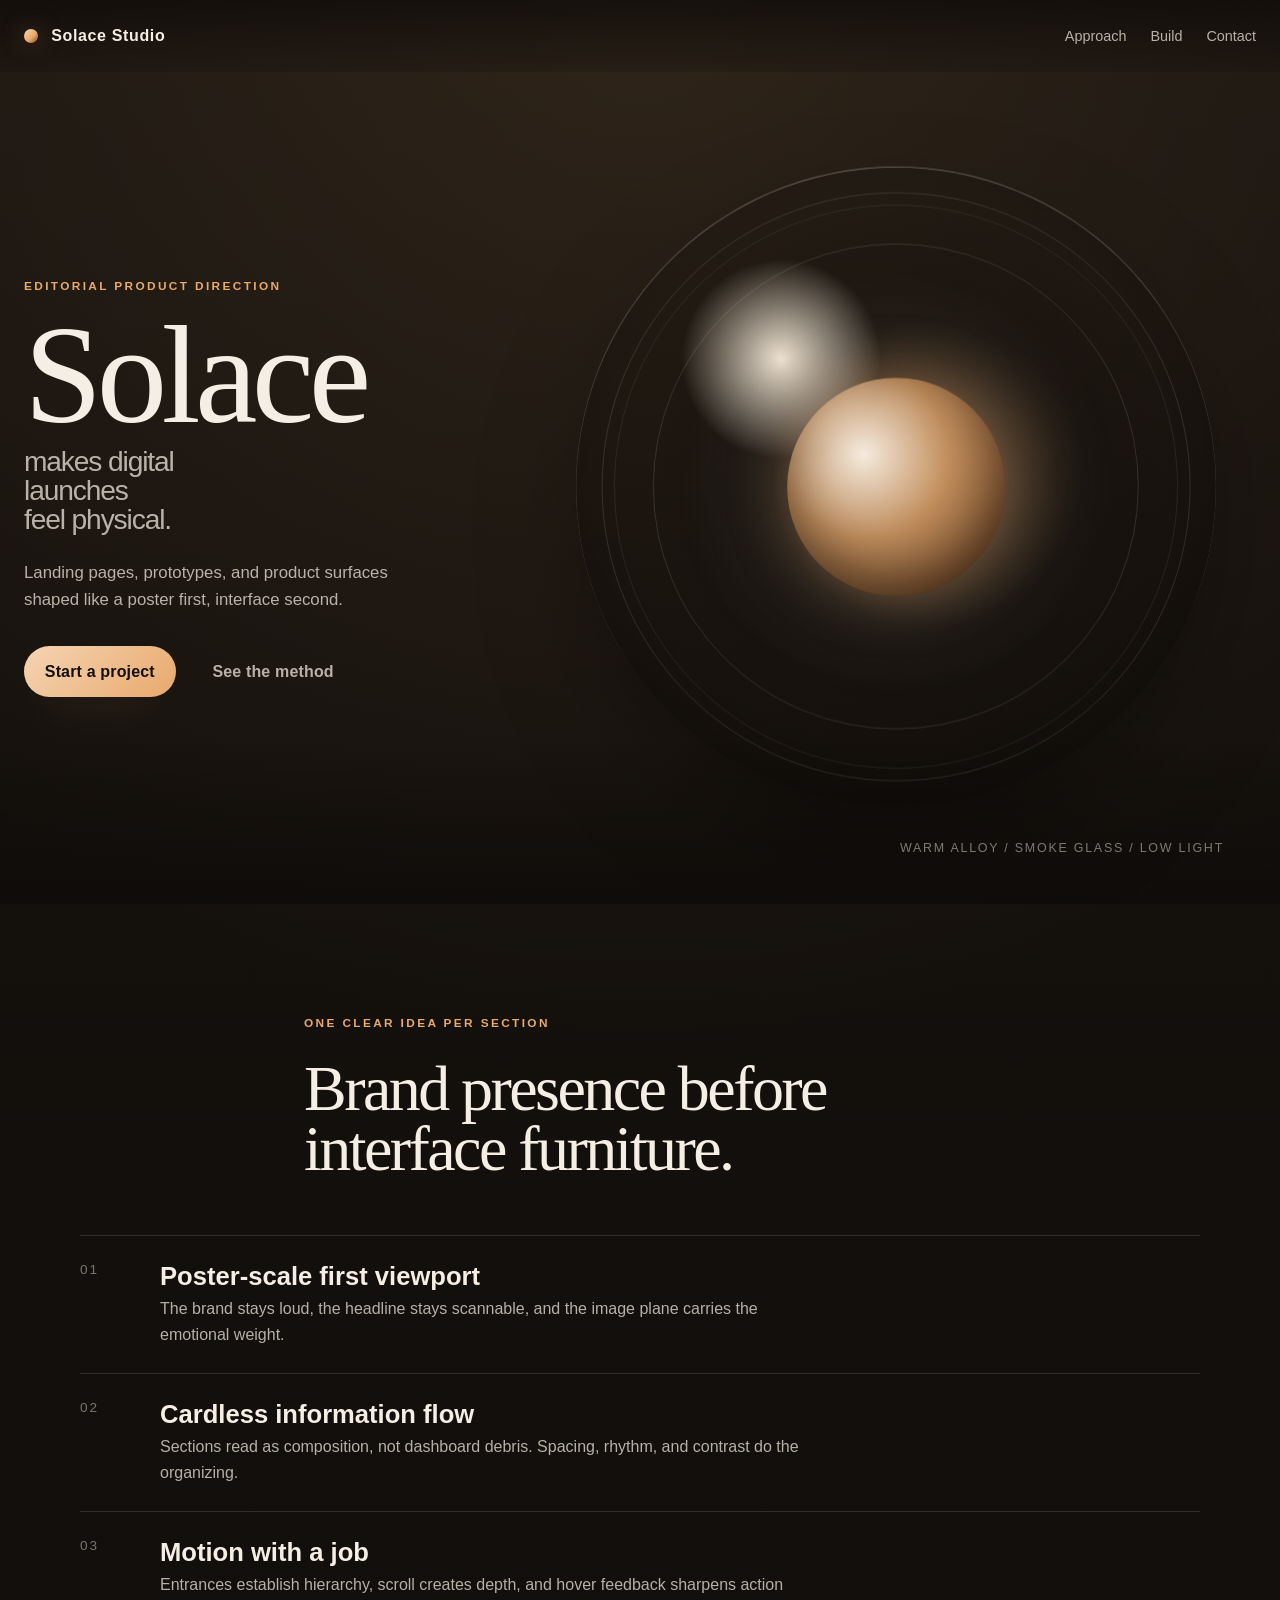
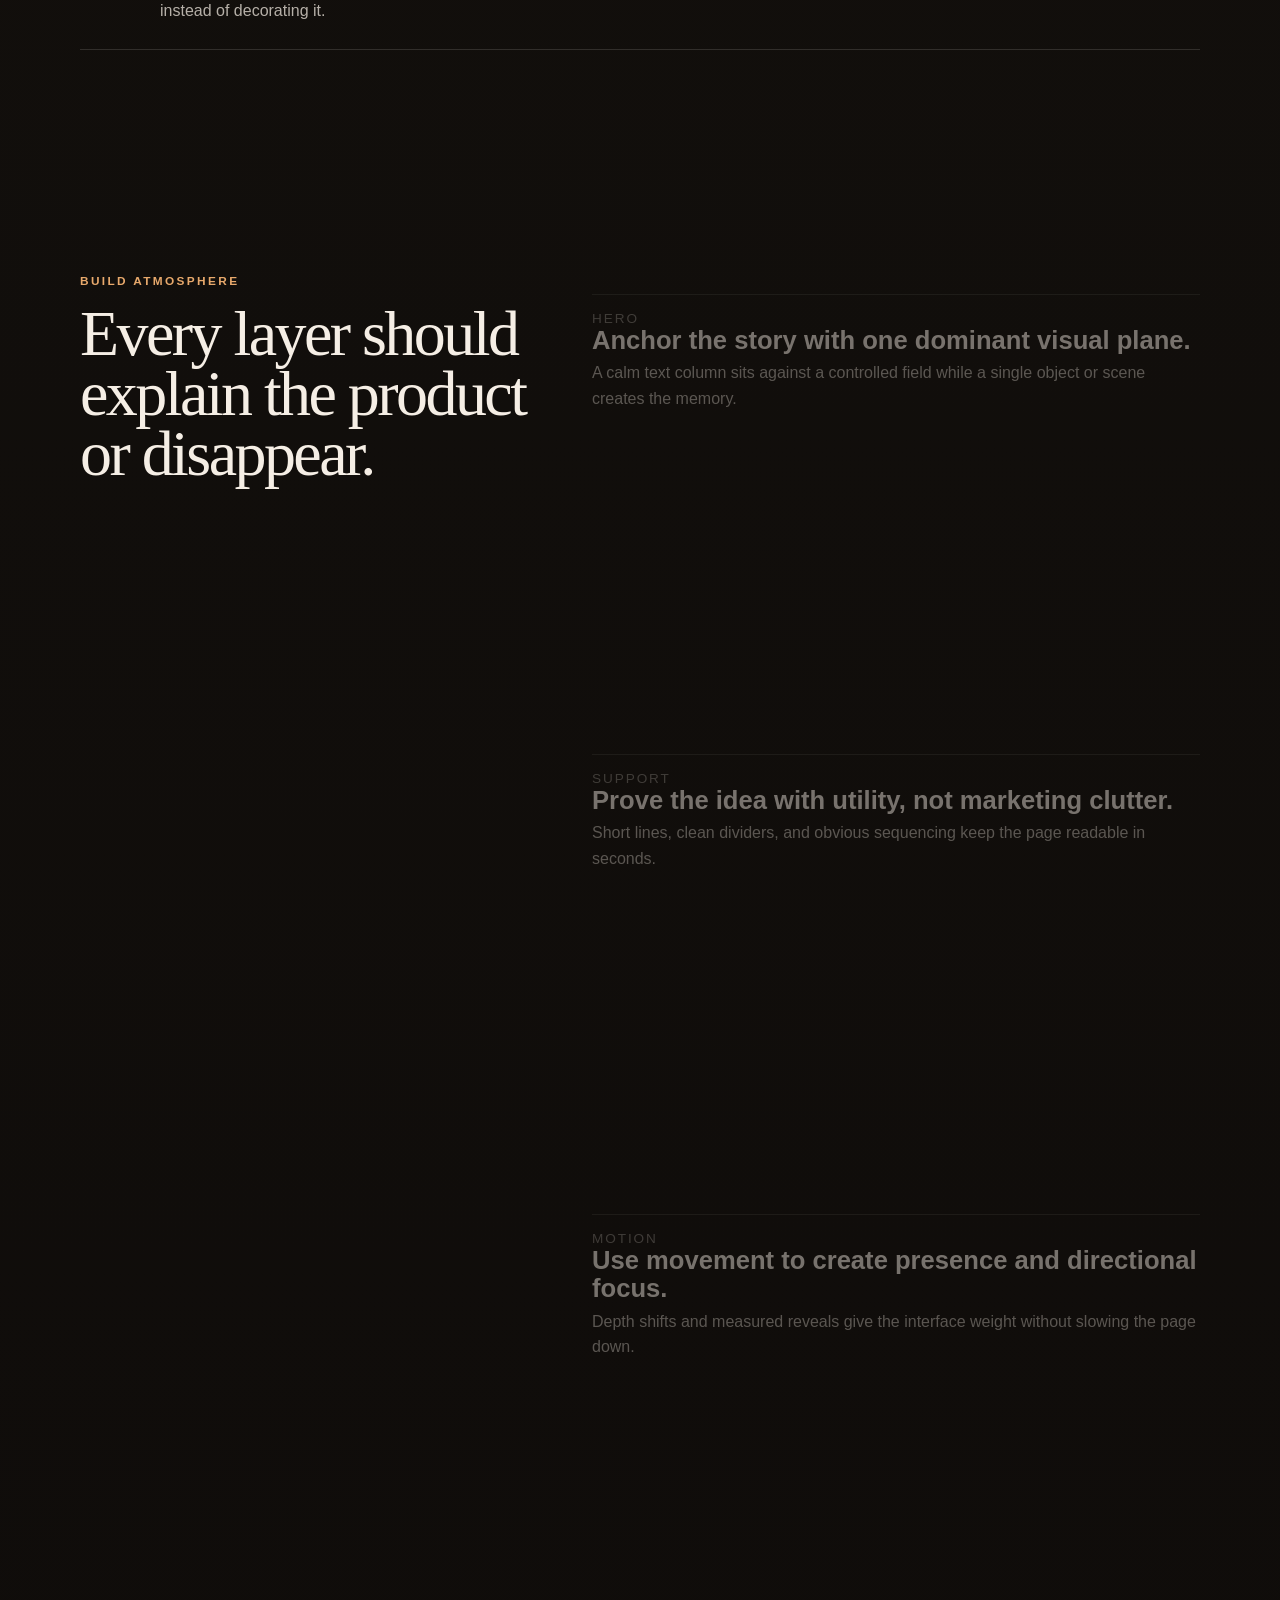
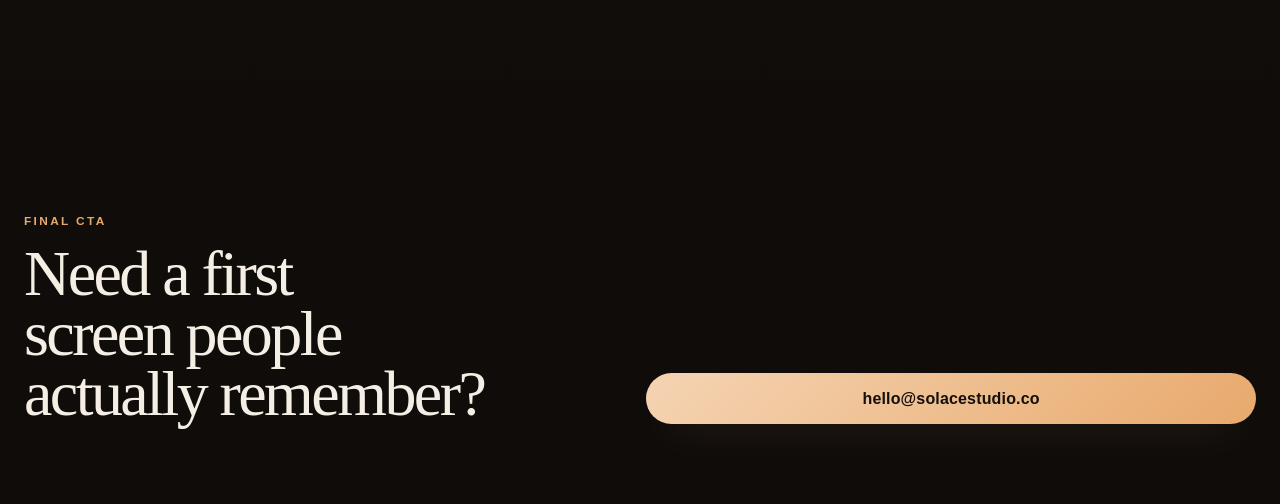
<file: index.html>
<!doctype html>
<html lang="en">
  <head>
    <meta charset="UTF-8" />
    <meta name="viewport" content="width=device-width, initial-scale=1.0" />
    <title>Solace Studio</title>
    <meta
      name="description"
      content="Solace Studio builds cinematic product sites with disciplined motion, clear hierarchy, and a strong first impression."
    />
    <link rel="stylesheet" href="styles.css" />
  </head>
  <body>
    <header class="site-header">
      <a class="brand" href="#top" aria-label="Solace Studio home">
        <span class="brand-mark"></span>
        <span class="brand-name">Solace Studio</span>
      </a>
      <nav class="site-nav" aria-label="Primary">
        <a href="#approach">Approach</a>
        <a href="#build">Build</a>
        <a href="#contact">Contact</a>
      </nav>
    </header>

    <main id="top">
      <section class="hero" aria-labelledby="hero-title">
        <div class="hero-copy" data-reveal="hero-copy">
          <p class="eyebrow">Editorial Product Direction</p>
          <h1 id="hero-title">
            Solace
            <span>makes digital launches feel physical.</span>
          </h1>
          <p class="hero-text">
            Landing pages, prototypes, and product surfaces shaped like a
            poster first, interface second.
          </p>
          <div class="hero-actions">
            <a class="button button-primary" href="#contact">Start a project</a>
            <a class="button button-secondary" href="#approach">See the method</a>
          </div>
        </div>

        <div class="hero-visual" aria-hidden="true" data-parallax>
          <div class="orbital-stage">
            <div class="orbital-halo halo-a"></div>
            <div class="orbital-halo halo-b"></div>
            <div class="orbital-core"></div>
            <div class="orbital-line orbital-line-a"></div>
            <div class="orbital-line orbital-line-b"></div>
          </div>
          <p class="visual-caption">Warm alloy / smoke glass / low light</p>
        </div>
      </section>

      <section class="support section-shell" id="approach">
        <div class="section-intro">
          <p class="eyebrow">One clear idea per section</p>
          <h2>Brand presence before interface furniture.</h2>
        </div>
        <div class="support-list" role="list">
          <article class="support-row" role="listitem">
            <p class="support-index">01</p>
            <div>
              <h3>Poster-scale first viewport</h3>
              <p>
                The brand stays loud, the headline stays scannable, and the
                image plane carries the emotional weight.
              </p>
            </div>
          </article>
          <article class="support-row" role="listitem">
            <p class="support-index">02</p>
            <div>
              <h3>Cardless information flow</h3>
              <p>
                Sections read as composition, not dashboard debris. Spacing,
                rhythm, and contrast do the organizing.
              </p>
            </div>
          </article>
          <article class="support-row" role="listitem">
            <p class="support-index">03</p>
            <div>
              <h3>Motion with a job</h3>
              <p>
                Entrances establish hierarchy, scroll creates depth, and hover
                feedback sharpens action instead of decorating it.
              </p>
            </div>
          </article>
        </div>
      </section>

      <section class="detail" id="build">
        <div class="detail-track">
          <div class="detail-panel">
            <p class="eyebrow">Build Atmosphere</p>
            <h2>Every layer should explain the product or disappear.</h2>
          </div>
          <div class="detail-sequence">
            <article class="detail-step">
              <p class="detail-label">Hero</p>
              <h3>Anchor the story with one dominant visual plane.</h3>
              <p>
                A calm text column sits against a controlled field while a
                single object or scene creates the memory.
              </p>
            </article>
            <article class="detail-step">
              <p class="detail-label">Support</p>
              <h3>Prove the idea with utility, not marketing clutter.</h3>
              <p>
                Short lines, clean dividers, and obvious sequencing keep the
                page readable in seconds.
              </p>
            </article>
            <article class="detail-step">
              <p class="detail-label">Motion</p>
              <h3>Use movement to create presence and directional focus.</h3>
              <p>
                Depth shifts and measured reveals give the interface weight
                without slowing the page down.
              </p>
            </article>
          </div>
        </div>
      </section>

      <section class="cta section-shell" id="contact">
        <div class="cta-copy">
          <p class="eyebrow">Final CTA</p>
          <h2>Need a first screen people actually remember?</h2>
        </div>
        <a class="button button-primary" href="mailto:hello@solacestudio.co">
          hello@solacestudio.co
        </a>
      </section>
    </main>

    <script src="script.js"></script>
  </body>
</html>
</file>
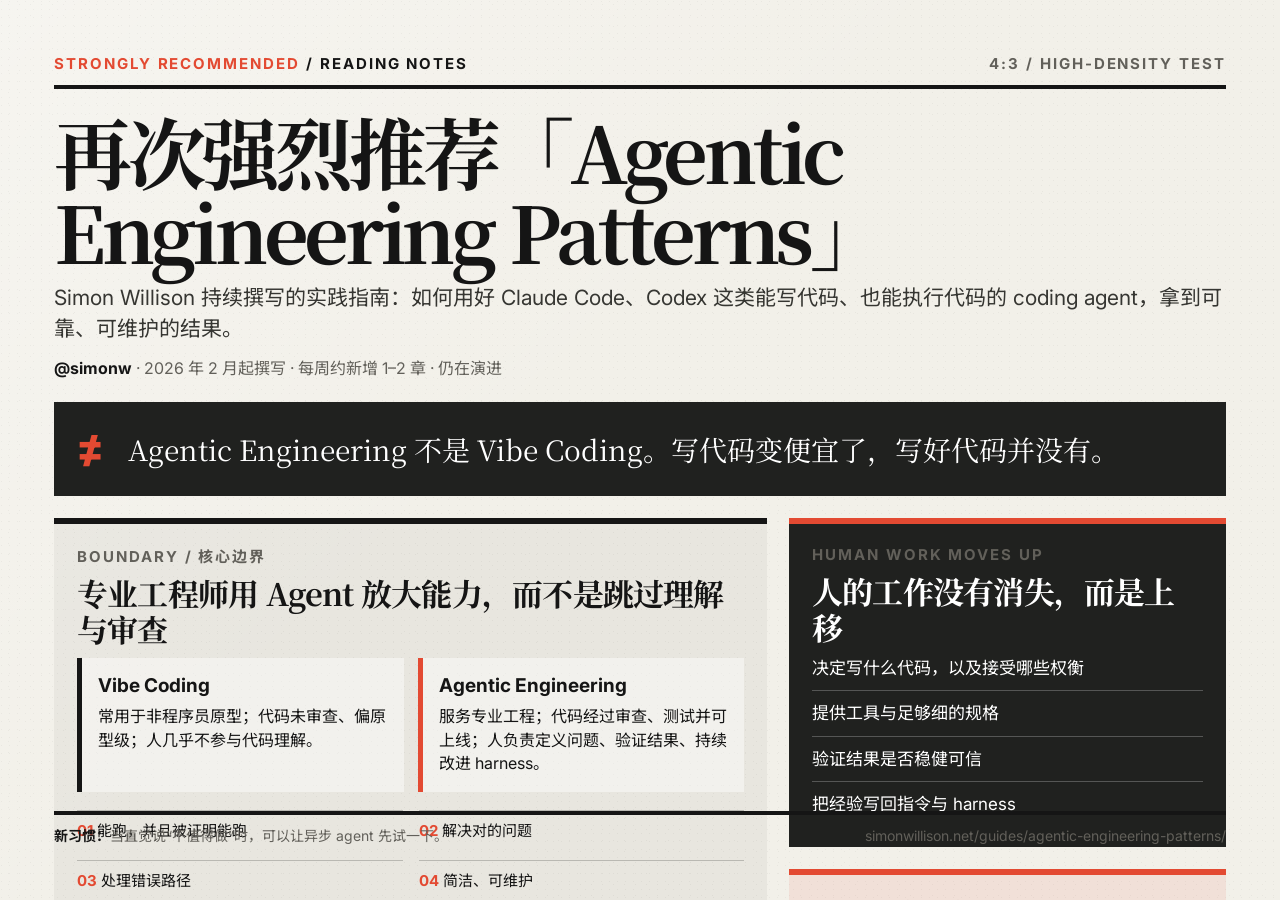
<file: examples/agentic-engineering-patterns-layout-test.html>
<!doctype html>
<html lang="zh-CN">
  <head>
    <meta charset="UTF-8" />
    <meta name="viewport" content="width=device-width, initial-scale=1.0" />
    <title>Agentic Engineering Patterns Layout Test</title>
    <link
      href="https://fonts.googleapis.com/css2?family=Noto+Serif+SC:wght@700;900&family=Noto+Sans+SC:wght@400;500;700&family=Oswald:wght@500;700&family=Inter:wght@400;600;700&display=swap"
      rel="stylesheet"
    />
    <style>
      :root {
        --paper: #f2f0e9;
        --ink: #151515;
        --muted: #62605a;
        --accent: #e34a32;
        --dark: #20211f;
        --tint: rgba(21, 21, 21, 0.045);
        --pad: 54px;
        --gap: 22px;
      }

      * { box-sizing: border-box; }
      html, body { width: 100%; height: 100%; margin: 0; overflow: hidden; background: var(--paper); }
      body { font-family: "Inter", "Noto Sans SC", sans-serif; color: var(--ink); }

      .card {
        position: relative;
        width: 100%;
        height: 100%;
        padding: var(--pad);
        display: grid;
        gap: var(--gap);
        overflow: hidden;
        background:
          linear-gradient(135deg, rgba(255,255,255,.32), transparent 45%),
          var(--paper);
      }

      .card::after {
        content: "";
        position: absolute;
        inset: 0;
        pointer-events: none;
        opacity: .035;
        background-image:
          radial-gradient(circle at 20% 20%, #000 0.5px, transparent 0.8px),
          radial-gradient(circle at 80% 40%, #000 0.4px, transparent 0.7px);
        background-size: 8px 8px, 11px 11px;
      }

      .topbar, .hero, .anchor, .main, .closing-band, .footer { position: relative; z-index: 1; }
      .topbar { display: flex; align-items: center; justify-content: space-between; border-bottom: 4px solid var(--ink); padding-bottom: 12px; }
      .eyebrow, .ratio, .label { font-size: 15px; font-weight: 700; letter-spacing: .13em; text-transform: uppercase; }
      .ratio, .label { color: var(--muted); }
      .eyebrow b { color: var(--accent); }

      .hero { display: grid; gap: 12px; align-content: center; }
      h1 { margin: 0; max-width: 1350px; font-family: "Noto Serif SC", serif; font-size: 78px; line-height: 1.02; letter-spacing: -.055em; }
      .deck { margin: 0; max-width: 1400px; font-size: 21px; line-height: 1.48; color: #363632; }
      .byline { margin: 0; font-size: 16px; line-height: 1.5; color: var(--muted); }
      .byline strong { color: var(--ink); }

      .anchor { display: grid; grid-template-columns: auto 1fr; align-items: center; gap: 24px; padding: 18px 22px; background: var(--dark); color: #fff; }
      .anchor-mark { font-family: "Oswald", sans-serif; font-size: 68px; line-height: .85; color: var(--accent); }
      .anchor p { margin: 0; font-family: "Noto Serif SC", serif; font-size: 28px; line-height: 1.25; }

      .main { min-height: 0; display: grid; grid-template-columns: 1.24fr .76fr; gap: var(--gap); align-items: start; }
      .primary-stack { display: grid; gap: var(--gap); align-content: start; }
      .primary-lower { display: grid; grid-template-columns: .82fr 1.18fr; gap: var(--gap); }
      .panel { min-width: 0; padding: 21px 23px; background: var(--tint); border-top: 6px solid var(--ink); overflow: hidden; }
      .panel.dark { background: var(--dark); color: #fff; border-top-color: var(--accent); }
      .panel.accent { background: rgba(227, 74, 50, .09); border-top-color: var(--accent); }
      .panel h2 { margin: 0 0 12px; font-family: "Noto Serif SC", serif; font-size: 31px; line-height: 1.15; letter-spacing: -.025em; }
      .panel h3 { margin: 0 0 7px; font-size: 19px; line-height: 1.25; }
      .panel p, .panel li { font-size: 17px; line-height: 1.48; }
      .panel p { margin: 0; }
      .panel ul { margin: 0; padding-left: 1.15em; display: grid; gap: 8px; }
      .panel .label { display: block; margin-bottom: 9px; }

      .compare { display: grid; grid-template-columns: 1fr 1fr; gap: 14px; }
      .compare article { padding: 16px; background: rgba(255,255,255,.42); border-left: 5px solid var(--ink); }
      .compare article:last-child { border-left-color: var(--accent); }
      .compare p { font-size: 16px; }

      .principles { display: grid; gap: 10px; }
      .principle { display: grid; grid-template-columns: 40px 1fr; gap: 12px; align-items: start; }
      .principle b { font-family: "Oswald", sans-serif; font-size: 28px; line-height: 1; color: var(--accent); }
      .principle p { font-size: 16px; line-height: 1.38; }

      .side { min-height: 0; display: grid; gap: var(--gap); align-content: start; }
      .work-list { display: grid; gap: 10px; }
      .work-list p { padding-bottom: 9px; border-bottom: 1px solid rgba(255,255,255,.24); }
      .work-list p:last-child { border-bottom: 0; }

      .collab { display: grid; grid-template-columns: 1fr 1fr; gap: 10px; }
      .collab p { padding: 10px 12px; background: rgba(255,255,255,.45); font-size: 15px; font-weight: 700; }

      .quality-grid { margin-top: 18px; display: grid; grid-template-columns: 1fr 1fr; gap: 9px 16px; }
      .quality-grid p { padding: 9px 0; border-top: 1px solid rgba(21,21,21,.22); font-size: 15px; }
      .quality-grid strong { color: var(--accent); }

      .big-judgment {
        display: grid;
        align-content: space-between;
        min-height: 250px;
      }
      .big-judgment strong {
        display: block;
        margin-top: 24px;
        font-family: "Noto Serif SC", serif;
        font-size: 42px;
        line-height: 1.08;
      }
      .defense { display: grid; gap: 12px; }
      .defense p { display: grid; grid-template-columns: 42px 1fr; align-items: start; gap: 10px; }
      .defense b { font-family: "Oswald", sans-serif; font-size: 29px; line-height: 1; color: var(--accent); }

      .wide-backdrop {
        position: absolute;
        z-index: 0;
        right: 4%;
        bottom: 2%;
        font-family: "Oswald", sans-serif;
        font-size: 150px;
        line-height: .8;
        letter-spacing: -.04em;
        color: rgba(21,21,21,.045);
        white-space: nowrap;
      }

      .wide-notes { grid-column: 1 / -1; margin-top: 13px; padding-top: 12px; border-top: 1px solid rgba(255,255,255,.3); }
      .wide-notes span { display: inline-block; margin-right: 18px; font-size: 14px; font-weight: 700; letter-spacing: .06em; }

      .closing-band {
        display: none;
        grid-template-columns: auto 1fr;
        align-items: center;
        gap: 20px;
        padding: 14px 18px;
        border: 4px solid var(--ink);
      }
      .closing-band b { font-family: "Oswald", sans-serif; font-size: 42px; line-height: 1; color: var(--accent); }
      .closing-band p { margin: 0; font-size: 16px; line-height: 1.4; }

      .footer { display: flex; align-items: center; justify-content: space-between; gap: 18px; border-top: 4px solid var(--ink); padding-top: 12px; font-size: 14px; line-height: 1.35; color: var(--muted); }
      .footer strong { color: var(--ink); }

      .only-wide, .only-portrait, .only-full { display: none; }

      body[data-ratio="4:3"] .card {
        grid-template-rows: auto auto auto minmax(0, 1fr) auto;
      }

      body[data-ratio="1:1"] .card {
        --pad: 50px;
        --gap: 18px;
        grid-template-rows: auto auto auto minmax(0, 1fr) auto;
      }
      body[data-ratio="1:1"] h1 { font-size: 70px; }
      body[data-ratio="1:1"] .main { grid-template-columns: 1.08fr .92fr; }
      body[data-ratio="1:1"] .panel { padding: 18px 20px; }
      body[data-ratio="1:1"] .panel p, body[data-ratio="1:1"] .panel li { font-size: 16px; }
      body[data-ratio="1:1"] .primary-lower { grid-template-columns: 1fr; }
      body[data-ratio="1:1"] .big-judgment { min-height: auto; }
      body[data-ratio="1:1"] .closing-band { display: grid; }

      body[data-ratio="3:4"] .card,
      body[data-ratio="9:16"] .card {
        --pad: 46px;
        --gap: 18px;
        grid-template-rows: auto auto auto minmax(0, 1fr) auto;
      }
      body[data-ratio="3:4"] h1, body[data-ratio="9:16"] h1 { font-size: 68px; }
      body[data-ratio="3:4"] .deck, body[data-ratio="9:16"] .deck { font-size: 18px; }
      body[data-ratio="3:4"] .main, body[data-ratio="9:16"] .main {
        grid-template-columns: 1fr;
        align-content: start;
      }
      body[data-ratio="3:4"] .primary-stack, body[data-ratio="9:16"] .primary-stack { gap: var(--gap); }
      body[data-ratio="3:4"] .primary-lower, body[data-ratio="9:16"] .primary-lower { grid-template-columns: 1fr 1fr; }
      body[data-ratio="3:4"] .side, body[data-ratio="9:16"] .side {
        grid-template-columns: 1fr 1fr;
        align-content: start;
      }
      body[data-ratio="3:4"] .side .panel:last-child, body[data-ratio="9:16"] .side .panel:last-child { grid-column: 1 / -1; }
      body[data-ratio="3:4"] .compare, body[data-ratio="9:16"] .compare { grid-template-columns: 1fr 1fr; }
      body[data-ratio="3:4"] .only-portrait, body[data-ratio="9:16"] .only-portrait { display: block; }

      body[data-ratio="9:16"] .card { --pad: 38px; --gap: 14px; }
      body[data-ratio="9:16"] h1 { font-size: 60px; }
      body[data-ratio="9:16"] .anchor { padding: 14px 17px; }
      body[data-ratio="9:16"] .anchor p { font-size: 24px; }
      body[data-ratio="9:16"] .panel { padding: 16px 18px; }
      body[data-ratio="9:16"] .panel h2 { font-size: 27px; }
      body[data-ratio="9:16"] .panel p, body[data-ratio="9:16"] .panel li { font-size: 15px; line-height: 1.38; }
      body[data-ratio="9:16"] .principle:nth-child(n+5) { display: none; }
      body[data-ratio="9:16"] .quality-grid { grid-template-columns: 1fr; gap: 2px; }
      body[data-ratio="9:16"] .quality-grid p:nth-child(n+5) { display: none; }
      body[data-ratio="9:16"] .big-judgment { min-height: auto; }
      body[data-ratio="9:16"] .big-judgment strong { font-size: 30px; }
      body[data-ratio="9:16"] .defense p { grid-template-columns: 34px 1fr; }
      body[data-ratio="9:16"] .closing-band { display: grid; }
      body[data-ratio="9:16"] .footer { font-size: 12px; }

      body[data-ratio="16:9"] .card {
        --pad: 48px;
        --gap: 20px;
        grid-template-columns: 1.05fr .95fr;
        grid-template-rows: auto minmax(0, 1fr) auto;
      }
      body[data-ratio="16:9"] .topbar, body[data-ratio="16:9"] .footer { grid-column: 1 / -1; }
      body[data-ratio="16:9"] .hero { padding-right: 25px; }
      body[data-ratio="16:9"] h1 { font-size: 75px; }
      body[data-ratio="16:9"] .anchor { display: none; }
      body[data-ratio="16:9"] .main { grid-template-columns: 1fr; }
      body[data-ratio="16:9"] .main > .panel:first-child { display: none; }
      body[data-ratio="16:9"] .side { grid-template-rows: 1fr 1fr; }
      body[data-ratio="16:9"] .side .panel:last-child { display: none; }

      body[data-family="wide"] .card {
        --pad: 42px;
        --gap: 18px;
        grid-template-columns: 1.35fr .65fr;
        grid-template-rows: auto minmax(0, 1fr) auto;
      }
      body[data-family="wide"] .topbar, body[data-family="wide"] .footer { grid-column: 1 / -1; }
      body[data-family="wide"] .hero { align-content: center; padding-right: 26px; }
      body[data-family="wide"] h1 { font-size: 64px; max-width: 1000px; }
      body[data-family="wide"] .deck { font-size: 18px; }
      body[data-family="wide"] .anchor { align-self: center; padding: 20px 24px; }
      body[data-family="wide"] .anchor p { font-size: 25px; }
      body[data-family="wide"] .main { display: none; }
      body[data-family="wide"] .only-wide { display: block; }
      body[data-family="wide"] .footer { font-size: 12px; padding-top: 8px; }

      body[data-ratio="3:1"] .card { --pad: 34px 42px; --gap: 12px; }
      body[data-ratio="3:1"] .topbar { padding-bottom: 8px; }
      body[data-ratio="3:1"] h1 { font-size: 57px; }
      body[data-ratio="3:1"] .deck { font-size: 16px; }
      body[data-ratio="3:1"] .anchor { padding: 14px 18px; }
      body[data-ratio="3:1"] .anchor-mark { font-size: 55px; }
      body[data-ratio="3:1"] .anchor p { font-size: 21px; }
      body[data-ratio="3:1"] .byline { display: none; }
    </style>
  </head>
  <body>
    <main class="card">
      <div class="wide-backdrop only-wide">WRITE · RUN · VERIFY</div>
      <header class="topbar">
        <span class="eyebrow"><b>Strongly Recommended</b> / Reading Notes</span>
        <span class="ratio" id="ratio-label">Layout Test</span>
      </header>

      <section class="hero">
        <h1>再次强烈推荐「Agentic Engineering Patterns」</h1>
        <p class="deck">Simon Willison 持续撰写的实践指南：如何用好 Claude Code、Codex 这类能写代码、也能执行代码的 coding agent，拿到可靠、可维护的结果。</p>
        <p class="byline"><strong>@simonw</strong> · 2026 年 2 月起撰写 · 每周约新增 1–2 章 · 仍在演进</p>
      </section>

      <section class="anchor">
        <div class="anchor-mark">≠</div>
        <p>Agentic Engineering 不是 Vibe Coding。写代码变便宜了，写好代码并没有。</p>
        <div class="wide-notes only-wide">
          <span>DEFINE THE PROBLEM</span>
          <span>RUN THE CODE</span>
          <span>VERIFY THE RESULT</span>
        </div>
      </section>

      <section class="main">
        <div class="primary-stack">
          <section class="panel">
            <span class="label">Boundary / 核心边界</span>
            <h2>专业工程师用 Agent 放大能力，而不是跳过理解与审查</h2>
            <div class="compare">
              <article>
                <h3>Vibe Coding</h3>
                <p>常用于非程序员原型；代码未审查、偏原型级；人几乎不参与代码理解。</p>
              </article>
              <article>
                <h3>Agentic Engineering</h3>
                <p>服务专业工程；代码经过审查、测试并可上线；人负责定义问题、验证结果、持续改进 harness。</p>
              </article>
            </div>
            <p class="only-portrait" style="margin-top:12px"><strong>Agent 的定义：</strong>在循环中调用工具以达成目标。Coding agent 的关键差异，是它能执行代码并迭代到“确实能跑”。</p>
            <div class="quality-grid">
              <p><strong>01</strong> 能跑，并且被证明能跑</p>
              <p><strong>02</strong> 解决对的问题</p>
              <p><strong>03</strong> 处理错误路径</p>
              <p><strong>04</strong> 简洁、可维护</p>
              <p><strong>05</strong> 有测试与合适文档</p>
              <p><strong>06</strong> 留出演进空间</p>
              <p><strong>07</strong> 满足安全与可观测性要求</p>
            </div>
          </section>

          <div class="primary-lower">
            <section class="panel dark big-judgment">
              <div>
                <span class="label">New Constraint</span>
                <h2>代码的成本结构已经改变</h2>
                <p>旧习惯建立在“代码昂贵”之上；Agent 让实现、重构、测试与文档可以并行推进。</p>
              </div>
              <strong>质量标准<br />不能随成本下降。</strong>
            </section>

            <section class="panel">
              <span class="label">Testing / 三层防线</span>
              <h2>不是生成代码，而是证明结果</h2>
              <div class="defense">
                <p><b>01</b><span><strong>TDD：</strong>先写测试，确认失败，再实现至通过。</span></p>
                <p><b>02</b><span><strong>全量测试：</strong>新会话先建立测试意识，发现回归。</span></p>
                <p><b>03</b><span><strong>手动验证：</strong>用真实命令与浏览器留下运行证据。</span></p>
              </div>
            </section>
          </div>
        </div>

        <aside class="side">
          <section class="panel dark">
            <span class="label">Human Work Moves Up</span>
            <h2>人的工作没有消失，而是上移</h2>
            <div class="work-list">
              <p>决定写什么代码，以及接受哪些权衡</p>
              <p>提供工具与足够细的规格</p>
              <p>验证结果是否稳健可信</p>
              <p>把经验写回指令与 harness</p>
            </div>
          </section>

          <section class="panel accent">
            <span class="label">Five Principles</span>
            <h2>五大原则层</h2>
            <div class="principles">
              <div class="principle"><b>01</b><p><strong>定义边界：</strong>能写能跑，但必须由人定目标、给工具、验结果。</p></div>
              <div class="principle"><b>02</b><p><strong>接受新约束：</strong>代码近乎免费，好代码仍然昂贵。</p></div>
              <div class="principle"><b>03</b><p><strong>囤积解法：</strong>积累带可运行证明的代码与例子。</p></div>
              <div class="principle"><b>04</b><p><strong>提高质量：</strong>让后台 agent 处理简单但耗时的清理。</p></div>
              <div class="principle"><b>05</b><p><strong>严守反模式：</strong>绝不提交自己没审过的 PR。</p></div>
            </div>
          </section>

          <section class="panel">
            <span class="label">Practice</span>
            <h2>更好的协作方式</h2>
            <div class="collab">
              <p>先懂工具循环</p>
              <p>把 Git 当时间机器</p>
              <p>用 Subagent 节省上下文</p>
              <p>TDD + 全量测试 + 手动验证</p>
              <p>留下真实运行证据</p>
              <p>主动偿还认知债</p>
            </div>
          </section>
        </aside>
      </section>

      <section class="closing-band">
        <b>READ</b>
        <p><strong>主动偿还认知债：</strong>Agent 产出的代码不能成为黑盒。用线性导读、真实引用与可交互解释，持续理解自己维护的系统。</p>
      </section>

      <footer class="footer">
        <span><strong>新习惯：</strong>当直觉说“不值得做”时，可以让异步 agent 先试一下。</span>
        <span>simonwillison.net/guides/agentic-engineering-patterns/</span>
      </footer>
    </main>

    <script>
      const presets = [
        ["3:4", 1500 / 2000],
        ["4:3", 2000 / 1500],
        ["1:1", 1],
        ["16:9", 1920 / 1080],
        ["9:16", 1080 / 1920],
        ["2.35:1", 2.35],
        ["3:1", 3],
        ["5:2", 2.5],
      ];
      const requested = new URLSearchParams(location.hash.slice(1)).get("ratio");
      const current = innerWidth / innerHeight;
      const ratio = requested || presets.reduce((best, item) =>
        Math.abs(item[1] - current) < Math.abs(best[1] - current) ? item : best
      )[0];
      document.body.dataset.ratio = ratio;
      document.body.dataset.family = ["2.35:1", "3:1", "5:2"].includes(ratio) ? "wide" : "card";
      document.getElementById("ratio-label").textContent = `${ratio} / High-density test`;
    </script>
  </body>
</html>
</file>
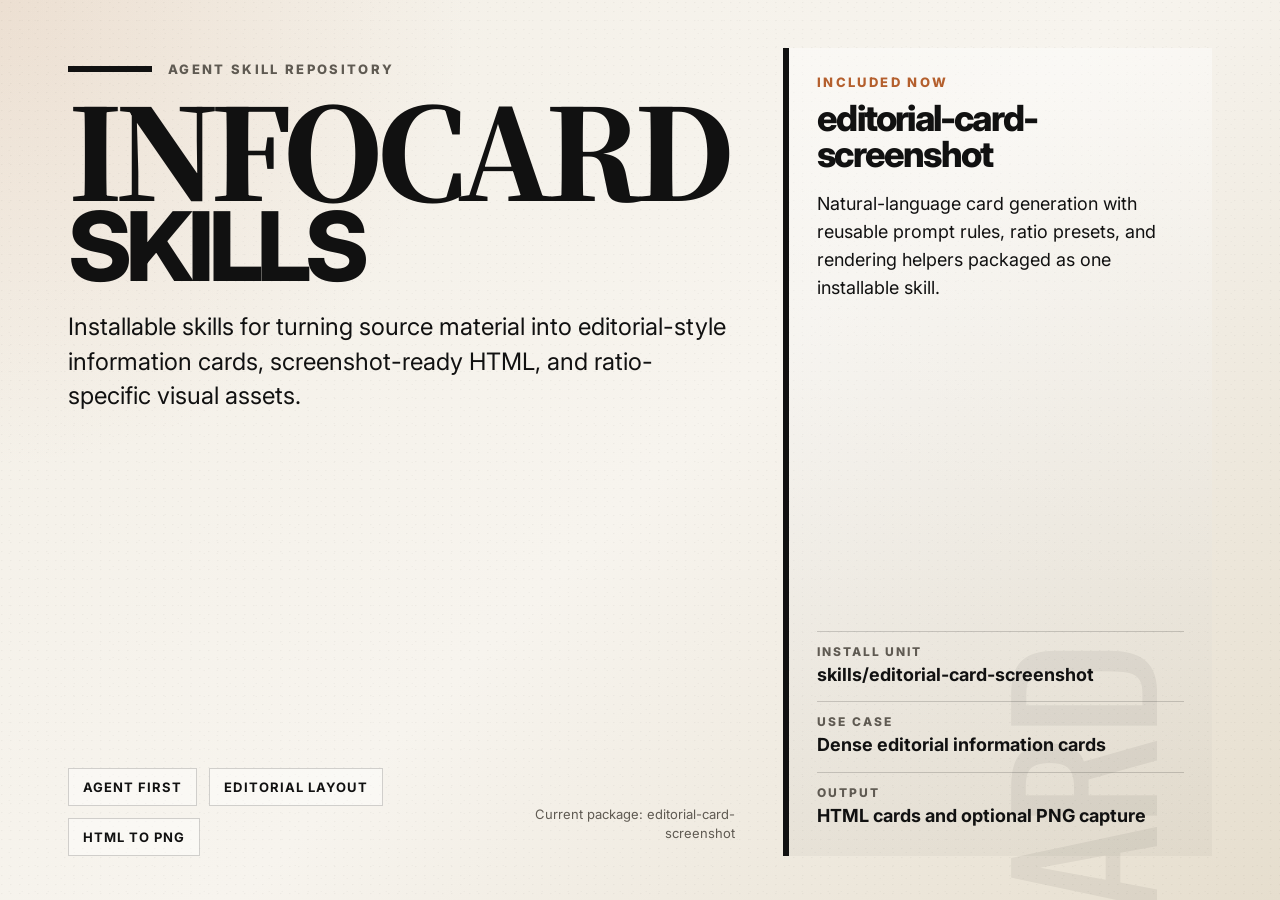
<file: docs/assets/project-header-3x1.html>
<!doctype html>
<html lang="en">
  <head>
    <meta charset="UTF-8" />
    <meta name="viewport" content="width=device-width, initial-scale=1.0" />
    <title>infocard-skills Header</title>
    <link
      href="https://fonts.googleapis.com/css2?family=Noto+Serif+SC:wght@700;900&family=Noto+Sans+SC:wght@400;500;700&family=Oswald:wght@500;700&family=Inter:wght@400;600;700;800&display=swap"
      rel="stylesheet"
    />
    <style>
      :root {
        --paper: #f3efe6;
        --paper-deep: #e6dece;
        --ink: #111111;
        --muted: #5f5a52;
        --line: rgba(17, 17, 17, 0.18);
        --tint: rgba(17, 17, 17, 0.045);
        --accent: #b45f2d;
      }

      * {
        box-sizing: border-box;
      }

      html,
      body {
        margin: 0;
        width: 100%;
        height: 100%;
        background:
          radial-gradient(circle at top left, rgba(180, 95, 45, 0.11), transparent 30%),
          linear-gradient(135deg, var(--paper) 0%, #f7f4ee 52%, var(--paper-deep) 100%);
      }

      body {
        font-family: "Inter", "Noto Sans SC", sans-serif;
        color: var(--ink);
      }

      .frame {
        position: relative;
        width: 100vw;
        height: 100vh;
        overflow: hidden;
      }

      .frame::before {
        content: "";
        position: absolute;
        inset: 0;
        opacity: 0.04;
        background-image:
          radial-gradient(circle at 20% 30%, rgba(0, 0, 0, 0.8) 0.5px, transparent 0.9px),
          radial-gradient(circle at 70% 60%, rgba(0, 0, 0, 0.7) 0.45px, transparent 0.8px);
        background-size: 9px 9px, 13px 13px;
        pointer-events: none;
      }

      .grid {
        position: relative;
        display: grid;
        grid-template-columns: 1.4fr 0.9fr;
        gap: 48px;
        height: 100%;
        padding: 48px 68px 44px;
      }

      .left {
        display: flex;
        flex-direction: column;
        justify-content: space-between;
        min-width: 0;
      }

      .meta-row {
        display: flex;
        align-items: center;
        gap: 16px;
        font-size: 13px;
        font-weight: 800;
        letter-spacing: 0.18em;
        text-transform: uppercase;
        color: var(--muted);
      }

      .meta-row::before {
        content: "";
        width: 84px;
        height: 6px;
        background: var(--ink);
      }

      .headline-wrap {
        margin-top: 12px;
      }

      .title {
        margin: 0;
        font-family: "Noto Serif SC", serif;
        font-size: 126px;
        font-weight: 900;
        line-height: 0.9;
        letter-spacing: -0.065em;
      }

      .title span {
        display: block;
        font-family: "Inter", "Noto Sans SC", sans-serif;
        font-size: 96px;
        font-weight: 800;
        letter-spacing: -0.06em;
      }

      .summary {
        max-width: 760px;
        margin: 20px 0 0;
        font-size: 24px;
        line-height: 1.45;
        color: var(--ink);
      }

      .footer-row {
        display: flex;
        align-items: end;
        justify-content: space-between;
        gap: 24px;
      }

      .capsule-group {
        display: flex;
        flex-wrap: wrap;
        gap: 12px;
      }

      .capsule {
        padding: 10px 14px;
        border: 1px solid var(--line);
        background: rgba(255, 255, 255, 0.38);
        font-size: 13px;
        font-weight: 700;
        letter-spacing: 0.08em;
        text-transform: uppercase;
      }

      .note {
        max-width: 300px;
        font-size: 13px;
        line-height: 1.45;
        color: var(--muted);
        text-align: right;
      }

      .right {
        position: relative;
        display: flex;
        flex-direction: column;
        justify-content: space-between;
        min-width: 0;
        padding: 26px 28px 28px;
        border-left: 6px solid var(--ink);
        background: linear-gradient(180deg, rgba(255, 255, 255, 0.42), rgba(17, 17, 17, 0.035));
      }

      .eyebrow {
        margin: 0;
        font-size: 13px;
        font-weight: 800;
        letter-spacing: 0.18em;
        text-transform: uppercase;
        color: var(--accent);
      }

      .panel-title {
        margin: 10px 0 0;
        font-family: "Inter", "Noto Sans SC", sans-serif;
        font-size: 36px;
        font-weight: 800;
        line-height: 1;
        letter-spacing: -0.05em;
      }

      .panel-copy {
        margin: 18px 0 0;
        font-size: 18px;
        line-height: 1.55;
        color: var(--ink);
      }

      .stack {
        display: grid;
        gap: 14px;
        margin-top: 24px;
      }

      .stack-item {
        padding-top: 12px;
        border-top: 1px solid var(--line);
      }

      .stack-label {
        display: block;
        margin-bottom: 4px;
        font-size: 12px;
        font-weight: 800;
        letter-spacing: 0.16em;
        text-transform: uppercase;
        color: var(--muted);
      }

      .stack-value {
        font-size: 18px;
        font-weight: 700;
        line-height: 1.35;
      }

      .mark {
        position: absolute;
        right: -42px;
        bottom: -44px;
        font-family: "Oswald", sans-serif;
        font-size: 180px;
        line-height: 0.85;
        letter-spacing: -0.02em;
        color: rgba(17, 17, 17, 0.06);
        transform: rotate(-90deg);
        transform-origin: center;
      }
    </style>
  </head>
  <body>
    <main class="frame">
      <section class="grid">
        <div class="left">
          <div>
            <p class="meta-row">Agent Skill Repository</p>
            <div class="headline-wrap">
              <h1 class="title">
                INFOCARD
                <span>SKILLS</span>
              </h1>
              <p class="summary">
                Installable skills for turning source material into editorial-style
                information cards, screenshot-ready HTML, and ratio-specific visual
                assets.
              </p>
            </div>
          </div>

          <div class="footer-row">
            <div class="capsule-group">
              <span class="capsule">Agent First</span>
              <span class="capsule">Editorial Layout</span>
              <span class="capsule">HTML to PNG</span>
            </div>
            <p class="note">
              Current package: editorial-card-screenshot
            </p>
          </div>
        </div>

        <aside class="right">
          <div>
            <p class="eyebrow">Included Now</p>
            <h2 class="panel-title">editorial-card-screenshot</h2>
            <p class="panel-copy">
              Natural-language card generation with reusable prompt rules, ratio
              presets, and rendering helpers packaged as one installable skill.
            </p>
          </div>

          <div class="stack">
            <div class="stack-item">
              <span class="stack-label">Install Unit</span>
              <div class="stack-value">skills/editorial-card-screenshot</div>
            </div>
            <div class="stack-item">
              <span class="stack-label">Use Case</span>
              <div class="stack-value">Dense editorial information cards</div>
            </div>
            <div class="stack-item">
              <span class="stack-label">Output</span>
              <div class="stack-value">HTML cards and optional PNG capture</div>
            </div>
          </div>

          <div class="mark">CARD</div>
        </aside>
      </section>
    </main>
  </body>
</html>
</file>
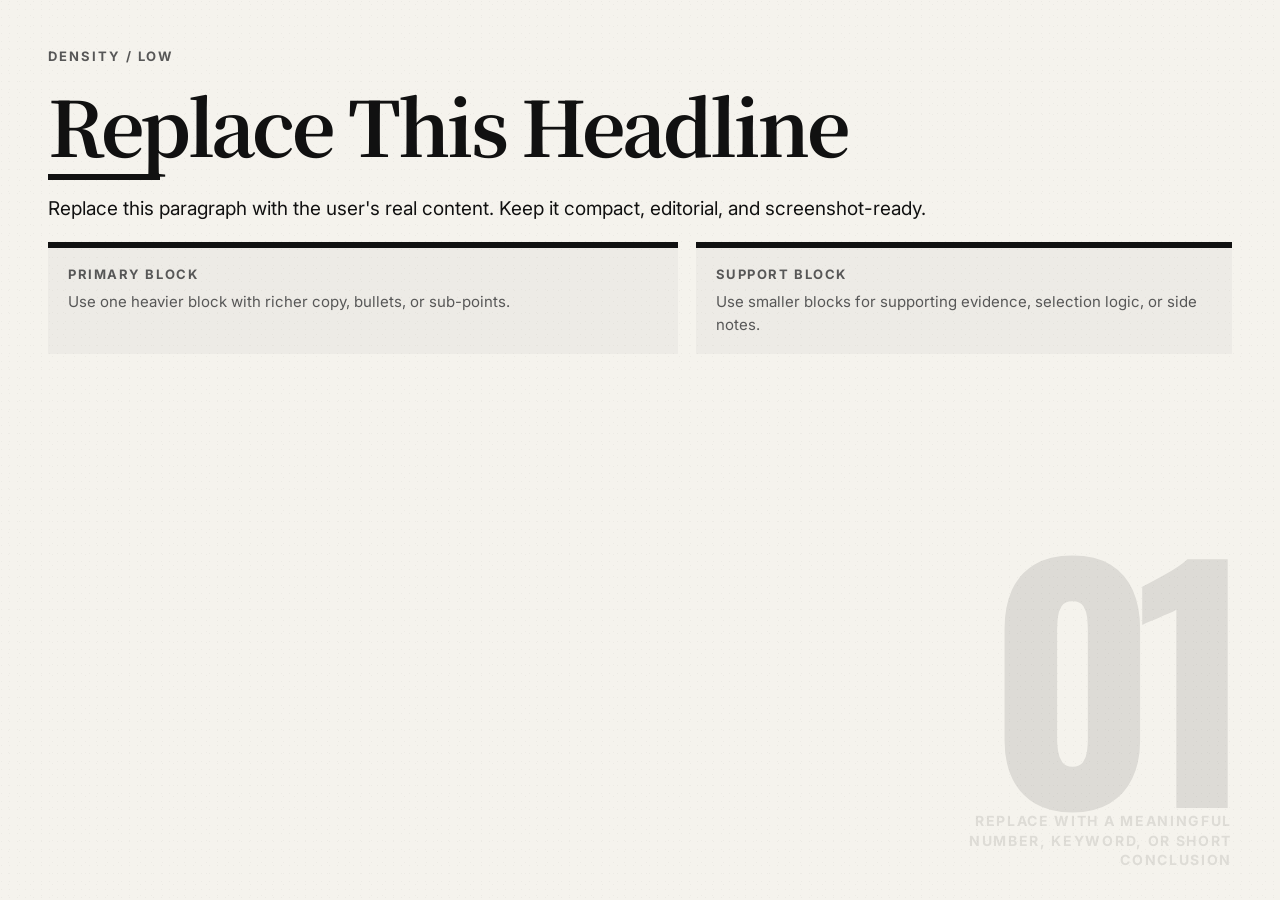
<file: skills/editorial-card-screenshot/assets/card-template.html>
<!doctype html>
<html lang="zh-CN">
  <head>
    <meta charset="UTF-8" />
    <meta name="viewport" content="width=device-width, initial-scale=1.0" />
    <title>Editorial Card Template</title>
    <link
      href="https://fonts.googleapis.com/css2?family=Noto+Serif+SC:wght@700;900&family=Noto+Sans+SC:wght@400;500;700&family=Oswald:wght@500;700&family=Inter:wght@400;600;700&display=swap"
      rel="stylesheet"
    />
    <style>
      :root {
        --paper: #f5f3ed;
        --ink: #111111;
        --muted: #575757;
        --accent: #111111;
        --tint: rgba(0, 0, 0, 0.03);
        --card-padding: 48px;
      }

      * {
        box-sizing: border-box;
      }

      html,
      body {
        margin: 0;
        background: var(--paper);
        width: 100%;
        height: 100%;
        overflow: hidden;
      }

      body {
        font-family: "Inter", "Noto Sans SC", sans-serif;
      }

      .frame {
        width: 100%;
        height: 100%;
        display: grid;
        place-items: stretch;
      }

      .card {
        position: relative;
        width: 100%;
        height: 100%;
        background: var(--paper);
        padding: var(--card-padding);
        overflow: hidden;
        display: grid;
        grid-template-rows: auto auto 1fr auto;
        gap: 18px;
      }

      .card::before {
        content: "";
        position: absolute;
        inset: 0;
        pointer-events: none;
        opacity: 0.04;
        background-image:
          radial-gradient(circle at 20% 20%, rgba(0, 0, 0, 0.8) 0.5px, transparent 0.8px),
          radial-gradient(circle at 80% 40%, rgba(0, 0, 0, 0.7) 0.4px, transparent 0.7px);
        background-size: 8px 8px, 11px 11px;
      }

      .visual-anchor {
        position: absolute;
        right: var(--card-padding);
        bottom: calc(var(--card-padding) - 18px);
        z-index: 0;
        display: grid;
        justify-items: end;
        color: rgba(17, 17, 17, 0.1);
        pointer-events: none;
      }

      .visual-anchor strong {
        font-family: "Oswald", "Inter", sans-serif;
        font-size: clamp(180px, 24vw, 420px);
        line-height: 0.8;
        letter-spacing: -0.07em;
      }

      .visual-anchor span {
        max-width: 280px;
        margin-top: 18px;
        font-size: 14px;
        line-height: 1.4;
        font-weight: 700;
        letter-spacing: 0.12em;
        text-align: right;
        text-transform: uppercase;
      }

      .hero,
      .grid {
        position: relative;
        z-index: 1;
      }

      .meta {
        margin: 0 0 12px;
        font-size: 13px;
        font-weight: 700;
        letter-spacing: 0.15em;
        text-transform: uppercase;
        color: var(--muted);
      }

      .title {
        margin: 0;
        font-family: "Noto Serif SC", serif;
        font-size: 76px;
        line-height: 0.92;
        letter-spacing: -0.04em;
        color: var(--ink);
      }

      .bar {
        width: 112px;
        height: 6px;
        margin: 0;
        background: var(--accent);
      }

      .body {
        margin: 0;
        font-size: 19px;
        line-height: 1.56;
        color: var(--ink);
      }

      .hero {
        display: grid;
        gap: 14px;
      }

      .grid {
        display: grid;
        grid-template-columns: 1.08fr 0.92fr;
        gap: 18px;
        align-content: stretch;
      }

      .panel {
        padding: 18px 20px;
        background: var(--tint);
        border-top: 6px solid var(--accent);
      }

      .caption {
        margin: 0;
        font-size: 15px;
        line-height: 1.5;
        color: var(--muted);
      }

      .subhead {
        margin: 0 0 8px;
        font-size: 13px;
        line-height: 1.35;
        letter-spacing: 0.12em;
        text-transform: uppercase;
        color: var(--muted);
        font-weight: 700;
      }

      @media (max-aspect-ratio: 4 / 5) {
        .grid {
          grid-template-columns: 1fr;
        }
      }

      @media (min-aspect-ratio: 2 / 1) {
        .card {
          grid-template-columns: minmax(0, 1.15fr) minmax(0, 0.85fr);
          grid-template-rows: 1fr;
          align-items: stretch;
          gap: 28px;
        }

        .hero {
          align-content: center;
        }

        .grid {
          align-content: center;
        }

        .visual-anchor {
          display: none;
        }
      }

      @media (max-width: 640px) {
        html,
        body {
          width: auto;
          height: auto;
          overflow: auto;
        }

        .frame {
          width: auto;
          height: auto;
        }

        .card {
          height: auto;
          min-height: 100vh;
          padding: 28px 22px;
        }

        .title {
          font-size: 52px;
        }

        .body {
          font-size: 18px;
        }
      }

    </style>
  </head>
  <body>
    <main class="frame">
      <article class="card">
        <aside class="visual-anchor" aria-hidden="true">
          <strong>01</strong>
          <span>Replace with a meaningful number, keyword, or short conclusion</span>
        </aside>
        <section class="hero">
          <p class="meta">Density / Low</p>
          <h1 class="title">Replace This Headline</h1>
          <div class="bar"></div>
          <p class="body">
            Replace this paragraph with the user's real content. Keep it compact,
            editorial, and screenshot-ready.
          </p>
        </section>
        <section class="grid">
          <section class="panel">
            <p class="subhead">Primary Block</p>
            <p class="caption">Use one heavier block with richer copy, bullets, or sub-points.</p>
          </section>
          <section class="panel">
            <p class="subhead">Support Block</p>
            <p class="caption">Use smaller blocks for supporting evidence, selection logic, or side notes.</p>
          </section>
        </section>
      </article>
    </main>
  </body>
</html>
</file>
<file: styles.css>
:root {
  --bg: #120f0c;
  --bg-soft: #1a1611;
  --fg: #f5eee5;
  --muted: rgba(245, 238, 229, 0.72);
  --line: rgba(245, 238, 229, 0.14);
  --accent: #e8a96c;
  --accent-soft: rgba(232, 169, 108, 0.18);
  --shadow: rgba(0, 0, 0, 0.3);
  --container: min(1120px, calc(100vw - 3rem));
  --header-height: 72px;
}

*,
*::before,
*::after {
  box-sizing: border-box;
}

html {
  scroll-behavior: smooth;
}

body {
  margin: 0;
  min-width: 320px;
  background:
    radial-gradient(circle at top, rgba(232, 169, 108, 0.1), transparent 28%),
    linear-gradient(180deg, #1a1510 0%, var(--bg) 32%, #0f0c0a 100%);
  color: var(--fg);
  font-family:
    "Avenir Next", "Segoe UI", "Helvetica Neue", "Arial Nova", sans-serif;
}

body::before {
  content: "";
  position: fixed;
  inset: 0;
  pointer-events: none;
  background-image:
    linear-gradient(rgba(255, 255, 255, 0.02) 1px, transparent 1px),
    linear-gradient(90deg, rgba(255, 255, 255, 0.02) 1px, transparent 1px);
  background-size: 120px 120px;
  mask-image: linear-gradient(180deg, rgba(0, 0, 0, 0.8), transparent 82%);
  opacity: 0.5;
}

a {
  color: inherit;
  text-decoration: none;
}

.site-header {
  position: fixed;
  top: 0;
  left: 0;
  right: 0;
  z-index: 20;
  height: var(--header-height);
  display: flex;
  align-items: center;
  justify-content: space-between;
  padding: 0 1.5rem;
  backdrop-filter: blur(18px);
  background: linear-gradient(180deg, rgba(14, 11, 9, 0.75), rgba(14, 11, 9, 0.18));
}

.brand,
.site-nav {
  display: flex;
  align-items: center;
}

.brand {
  gap: 0.8rem;
  font-weight: 700;
  letter-spacing: 0.04em;
}

.brand-mark {
  width: 0.9rem;
  height: 0.9rem;
  border-radius: 999px;
  background: linear-gradient(135deg, #f9d6ae 0%, var(--accent) 58%, #7f4921 100%);
  box-shadow: 0 0 24px rgba(232, 169, 108, 0.35);
}

.site-nav {
  gap: 1.5rem;
  font-size: 0.9rem;
  color: var(--muted);
}

.site-nav a,
.button {
  position: relative;
}

.site-nav a::after,
.button-secondary::after {
  content: "";
  position: absolute;
  left: 0;
  bottom: -0.2rem;
  width: 100%;
  height: 1px;
  transform: scaleX(0);
  transform-origin: right;
  background: currentColor;
  transition: transform 240ms ease;
}

.site-nav a:hover::after,
.site-nav a:focus-visible::after,
.button-secondary:hover::after,
.button-secondary:focus-visible::after {
  transform: scaleX(1);
  transform-origin: left;
}

.hero {
  position: relative;
  min-height: 100svh;
  padding: calc(var(--header-height) + 2rem) 1.5rem 2rem;
  display: grid;
  grid-template-columns: minmax(0, 30rem) 1fr;
  gap: 2rem;
  align-items: center;
  overflow: clip;
}

.hero::after {
  content: "";
  position: absolute;
  inset: auto 0 0;
  height: 10rem;
  background: linear-gradient(180deg, transparent, rgba(15, 12, 10, 0.9));
}

.hero-copy,
.hero-visual {
  position: relative;
  z-index: 1;
}

.eyebrow {
  margin: 0 0 1rem;
  color: var(--accent);
  text-transform: uppercase;
  letter-spacing: 0.2em;
  font-size: 0.74rem;
  font-weight: 800;
}

.hero h1,
.section-intro h2,
.detail-panel h2,
.cta h2 {
  margin: 0;
  font-family: "Iowan Old Style", "Palatino Linotype", "Book Antiqua", serif;
  font-weight: 400;
  line-height: 0.94;
  letter-spacing: -0.04em;
}

.hero h1 {
  font-size: clamp(4.5rem, 11vw, 8.8rem);
}

.hero h1 span {
  display: block;
  max-width: 10ch;
  margin-top: 0.45rem;
  font-family:
    "Avenir Next", "Segoe UI", "Helvetica Neue", "Arial Nova", sans-serif;
  font-size: clamp(1.3rem, 2.2vw, 2rem);
  line-height: 1.02;
  letter-spacing: -0.04em;
  color: var(--muted);
  text-wrap: balance;
}

.hero-text {
  max-width: 26rem;
  margin: 1.6rem 0 0;
  font-size: 1.05rem;
  line-height: 1.6;
  color: var(--muted);
}

.hero-actions {
  display: flex;
  flex-wrap: wrap;
  gap: 1rem;
  margin-top: 2rem;
}

.button {
  display: inline-flex;
  align-items: center;
  justify-content: center;
  min-height: 3.2rem;
  padding: 0 1.3rem;
  border-radius: 999px;
  font-weight: 700;
  letter-spacing: 0.01em;
}

.button-primary {
  color: #140f0b;
  background: linear-gradient(135deg, #f5d4b3 0%, var(--accent) 100%);
  box-shadow: 0 20px 40px -24px rgba(232, 169, 108, 0.8);
}

.button-secondary {
  color: var(--muted);
}

.hero-visual {
  min-height: min(68vw, 48rem);
  display: grid;
  place-items: center;
}

.orbital-stage {
  position: relative;
  width: min(52vw, 40rem);
  aspect-ratio: 1 / 1;
  border-radius: 50%;
  background:
    radial-gradient(circle at 32% 30%, rgba(255, 243, 225, 0.92), transparent 16%),
    radial-gradient(circle at 55% 48%, rgba(232, 169, 108, 0.34), transparent 32%),
    radial-gradient(circle at 50% 50%, rgba(255, 255, 255, 0.12), transparent 48%),
    radial-gradient(circle at 50% 50%, rgba(0, 0, 0, 0.48), rgba(0, 0, 0, 0.08) 70%, transparent 72%);
  box-shadow:
    inset 0 -2rem 5rem rgba(0, 0, 0, 0.35),
    0 3rem 8rem -2rem rgba(0, 0, 0, 0.45);
}

.orbital-stage::before {
  content: "";
  position: absolute;
  inset: 6%;
  border-radius: 50%;
  border: 1px solid rgba(255, 255, 255, 0.08);
}

.orbital-halo,
.orbital-core,
.orbital-line {
  position: absolute;
  inset: 50%;
  translate: -50% -50%;
  border-radius: 50%;
}

.orbital-halo {
  border: 1px solid rgba(245, 238, 229, 0.13);
}

.halo-a {
  width: 76%;
  height: 76%;
}

.halo-b {
  width: 92%;
  height: 92%;
}

.orbital-core {
  width: 34%;
  height: 34%;
  background:
    radial-gradient(circle at 35% 35%, rgba(255, 245, 233, 0.95), rgba(232, 169, 108, 0.72) 42%, rgba(76, 39, 16, 0.96) 100%);
  box-shadow:
    0 0 60px rgba(232, 169, 108, 0.35),
    inset 0 -18px 40px rgba(0, 0, 0, 0.32);
}

.orbital-line {
  width: 100%;
  height: 100%;
  border-top: 1px solid rgba(245, 238, 229, 0.22);
}

.orbital-line-a {
  rotate: 22deg;
}

.orbital-line-b {
  rotate: -32deg;
}

.visual-caption {
  position: absolute;
  right: 2rem;
  bottom: 1rem;
  margin: 0;
  color: rgba(245, 238, 229, 0.48);
  font-size: 0.78rem;
  letter-spacing: 0.14em;
  text-transform: uppercase;
}

.section-shell,
.detail {
  position: relative;
  padding: 7rem 1.5rem;
}

.section-shell > *,
.detail-track {
  width: var(--container);
  margin: 0 auto;
}

.section-intro {
  display: grid;
  gap: 0.8rem;
  max-width: 42rem;
}

.section-intro h2,
.detail-panel h2,
.cta h2 {
  font-size: clamp(2.8rem, 5vw, 5rem);
  text-wrap: balance;
}

.support-list {
  margin-top: 3.5rem;
  border-top: 1px solid var(--line);
}

.support-row {
  display: grid;
  grid-template-columns: 4rem minmax(0, 1fr);
  gap: 1rem;
  padding: 1.6rem 0;
  border-bottom: 1px solid var(--line);
  transition: transform 220ms ease, border-color 220ms ease;
}

.support-row:hover,
.support-row:focus-within {
  transform: translateX(0.4rem);
  border-color: rgba(232, 169, 108, 0.4);
}

.support-index,
.detail-label {
  margin: 0;
  color: rgba(245, 238, 229, 0.46);
  font-size: 0.85rem;
  letter-spacing: 0.14em;
  text-transform: uppercase;
}

.support-row h3,
.detail-step h3 {
  margin: 0 0 0.4rem;
  font-size: clamp(1.35rem, 2vw, 1.85rem);
  line-height: 1.1;
}

.support-row p:last-child,
.detail-step p:last-child {
  margin: 0;
  max-width: 40rem;
  color: var(--muted);
  line-height: 1.6;
}

.detail-track {
  display: grid;
  grid-template-columns: minmax(0, 28rem) minmax(0, 1fr);
  gap: 4rem;
  align-items: start;
}

.detail-panel {
  position: sticky;
  top: calc(var(--header-height) + 2rem);
}

.detail-sequence {
  display: grid;
  gap: 4rem;
}

.detail-step {
  min-height: 44svh;
  padding-top: 1rem;
  border-top: 1px solid var(--line);
}

.cta {
  display: flex;
  align-items: end;
  justify-content: space-between;
  gap: 2rem;
  padding-bottom: 5rem;
}

.cta-copy {
  max-width: 42rem;
}

[data-reveal="hero-copy"] > * {
  opacity: 0;
  transform: translateY(28px);
  animation: settle 800ms cubic-bezier(0.2, 0.7, 0.15, 1) forwards;
}

[data-reveal="hero-copy"] > :nth-child(1) {
  animation-delay: 120ms;
}

[data-reveal="hero-copy"] > :nth-child(2) {
  animation-delay: 220ms;
}

[data-reveal="hero-copy"] > :nth-child(3) {
  animation-delay: 320ms;
}

[data-reveal="hero-copy"] > :nth-child(4) {
  animation-delay: 420ms;
}

.hero-visual .orbital-stage {
  opacity: 0;
  transform: translateY(34px) scale(0.96);
  animation: settle 1100ms cubic-bezier(0.2, 0.7, 0.15, 1) 240ms forwards;
}

@keyframes settle {
  to {
    opacity: 1;
    transform: translateY(0) scale(1);
  }
}

@media (max-width: 960px) {
  .hero,
  .detail-track,
  .cta {
    grid-template-columns: 1fr;
  }

  .hero {
    min-height: auto;
    padding-bottom: 5rem;
  }

  .hero-visual {
    min-height: 24rem;
    order: -1;
    margin-top: 1rem;
  }

  .orbital-stage {
    width: min(82vw, 30rem);
  }

  .detail-panel {
    position: static;
  }

  .detail-step {
    min-height: auto;
  }

  .cta {
    align-items: start;
  }
}

@media (max-width: 640px) {
  :root {
    --container: calc(100vw - 2rem);
  }

  .site-header {
    padding: 0 1rem;
  }

  .site-nav {
    gap: 0.9rem;
    font-size: 0.8rem;
  }

  .hero,
  .section-shell,
  .detail {
    padding-left: 1rem;
    padding-right: 1rem;
  }

  .hero {
    padding-top: calc(var(--header-height) + 1.25rem);
  }

  .hero h1 {
    font-size: clamp(3.4rem, 19vw, 5rem);
  }

  .section-intro h2,
  .detail-panel h2,
  .cta h2 {
    font-size: clamp(2.3rem, 11vw, 3.8rem);
  }

  .support-row {
    grid-template-columns: 1fr;
    gap: 0.65rem;
  }

  .button {
    width: 100%;
  }

  .visual-caption {
    right: 1rem;
    left: 1rem;
    bottom: 0.75rem;
  }
}

@media (prefers-reduced-motion: reduce) {
  html {
    scroll-behavior: auto;
  }

  *,
  *::before,
  *::after {
    animation: none !important;
    transition: none !important;
  }
}
</file>
